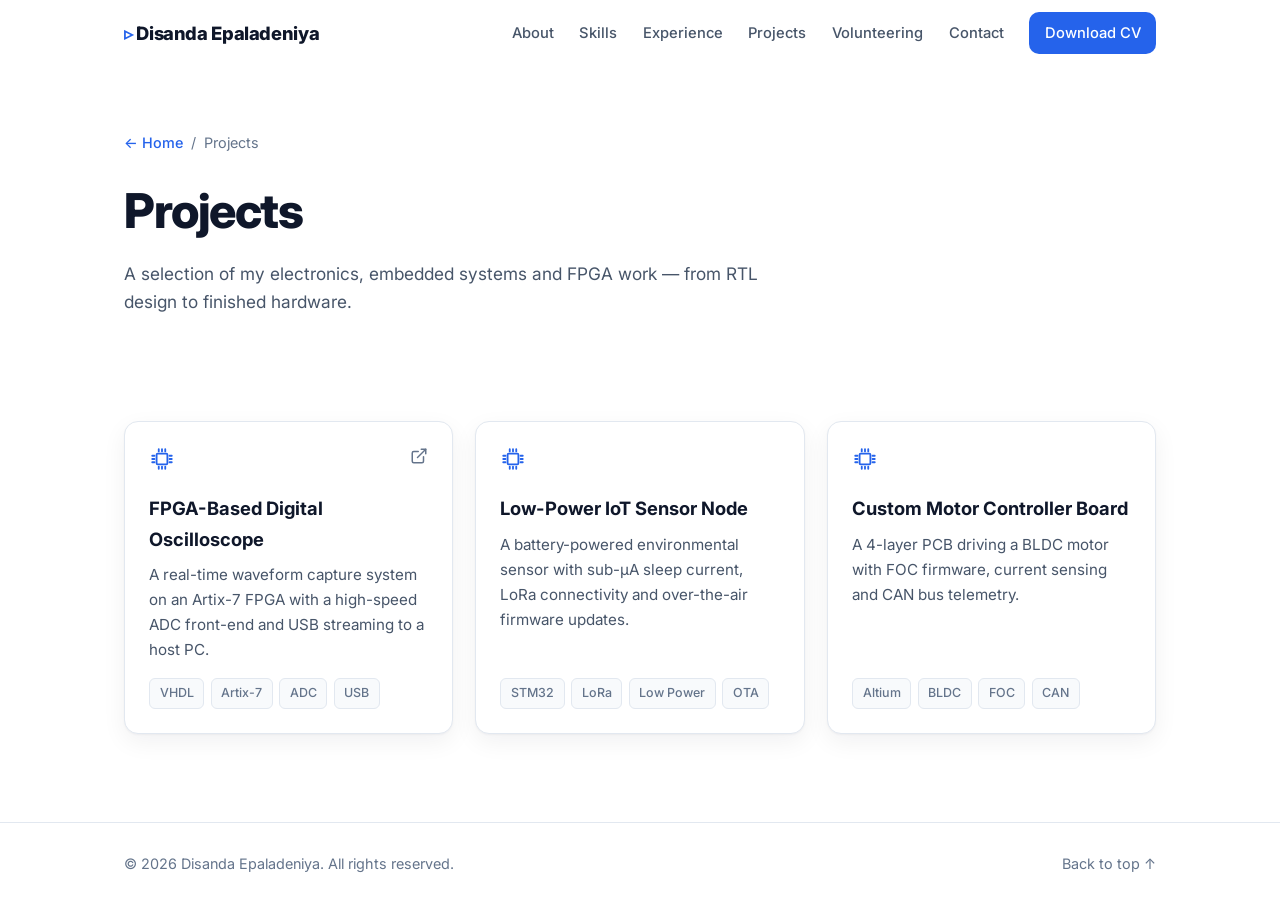
<file: projects.html>
<!DOCTYPE html>
<html lang="en">
<head>
  <meta charset="UTF-8" />
  <meta name="viewport" content="width=device-width, initial-scale=1.0" />
  <title>Projects — Your Name</title>
  <meta name="description" content="Embedded systems, electronics and FPGA projects." />
  <link rel="preconnect" href="https://fonts.googleapis.com" />
  <link rel="preconnect" href="https://fonts.gstatic.com" crossorigin />
  <link href="https://fonts.googleapis.com/css2?family=Inter:wght@400;500;600;700;800&display=swap" rel="stylesheet" />
  <link rel="stylesheet" href="styles.css" />
  <link rel="icon" href="data:image/svg+xml,<svg xmlns='http://www.w3.org/2000/svg' viewBox='0 0 100 100'><text y='.9em' font-size='90'>💡</text></svg>" />
</head>
<body>

  <!-- ============================ NAV ============================ -->
  <header class="nav" id="nav">
    <div class="container nav__inner">
      <a href="index.html" class="nav__brand" data-brand>Your Name</a>
      <nav class="nav__links" id="navLinks">
        <a href="index.html#about">About</a>
        <a href="index.html#skills">Skills</a>
        <a href="index.html#experience">Experience</a>
        <a href="projects.html">Projects</a>
        <a href="volunteering.html">Volunteering</a>
        <a href="index.html#contact">Contact</a>
        <a href="#" class="btn btn--sm" data-cv-link>Download CV</a>
      </nav>
      <button class="nav__toggle" id="navToggle" aria-label="Menu">
        <span></span><span></span><span></span>
      </button>
    </div>
  </header>

  <main id="top">
    <!-- ============================ PAGE HEADER ============================ -->
    <section class="pagehead">
      <div class="container">
        <p class="breadcrumb"><a href="index.html">← Home</a> &nbsp;/&nbsp; Projects</p>
        <h1 class="pagehead__title">Projects</h1>
        <p class="pagehead__lead">A selection of my electronics, embedded systems and FPGA work — from RTL design to finished hardware.</p>
      </div>
    </section>

    <!-- ============================ PROJECTS GRID ============================ -->
    <section class="section">
      <div class="container">
        <div class="projects" data-projects></div>
      </div>
    </section>
  </main>

  <!-- ============================ FOOTER ============================ -->
  <footer class="footer">
    <div class="container footer__inner">
      <span data-copyright></span>
      <a href="#top" class="footer__top">Back to top ↑</a>
    </div>
  </footer>

  <script src="content.js"></script>
  <script src="app.js"></script>
</body>
</html>
</file>
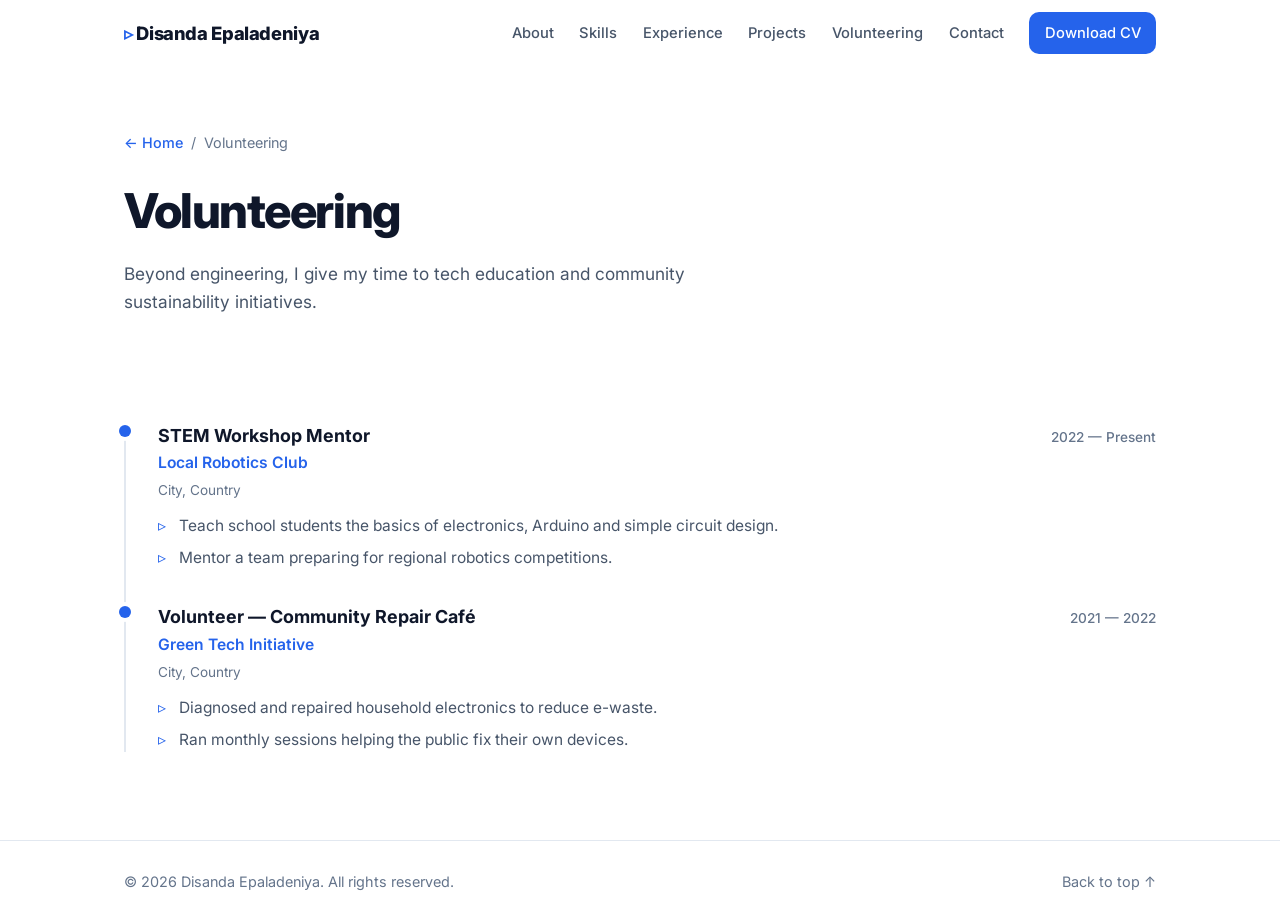
<file: volunteering.html>
<!DOCTYPE html>
<html lang="en">
<head>
  <meta charset="UTF-8" />
  <meta name="viewport" content="width=device-width, initial-scale=1.0" />
  <title>Volunteering — Your Name</title>
  <meta name="description" content="Volunteering and community involvement." />
  <link rel="preconnect" href="https://fonts.googleapis.com" />
  <link rel="preconnect" href="https://fonts.gstatic.com" crossorigin />
  <link href="https://fonts.googleapis.com/css2?family=Inter:wght@400;500;600;700;800&display=swap" rel="stylesheet" />
  <link rel="stylesheet" href="styles.css" />
  <link rel="icon" href="data:image/svg+xml,<svg xmlns='http://www.w3.org/2000/svg' viewBox='0 0 100 100'><text y='.9em' font-size='90'>💡</text></svg>" />
</head>
<body>

  <!-- ============================ NAV ============================ -->
  <header class="nav" id="nav">
    <div class="container nav__inner">
      <a href="index.html" class="nav__brand" data-brand>Your Name</a>
      <nav class="nav__links" id="navLinks">
        <a href="index.html#about">About</a>
        <a href="index.html#skills">Skills</a>
        <a href="index.html#experience">Experience</a>
        <a href="projects.html">Projects</a>
        <a href="volunteering.html">Volunteering</a>
        <a href="index.html#contact">Contact</a>
        <a href="#" class="btn btn--sm" data-cv-link>Download CV</a>
      </nav>
      <button class="nav__toggle" id="navToggle" aria-label="Menu">
        <span></span><span></span><span></span>
      </button>
    </div>
  </header>

  <main id="top">
    <!-- ============================ PAGE HEADER ============================ -->
    <section class="pagehead">
      <div class="container">
        <p class="breadcrumb"><a href="index.html">← Home</a> &nbsp;/&nbsp; Volunteering</p>
        <h1 class="pagehead__title">Volunteering</h1>
        <p class="pagehead__lead">Beyond engineering, I give my time to tech education and community sustainability initiatives.</p>
      </div>
    </section>

    <!-- ============================ VOLUNTEERING LIST ============================ -->
    <section class="section">
      <div class="container">
        <div class="timeline" data-volunteering></div>
        <p class="page-empty" data-volunteering-empty>No volunteering entries yet — add some in content.js.</p>
      </div>
    </section>
  </main>

  <!-- ============================ FOOTER ============================ -->
  <footer class="footer">
    <div class="container footer__inner">
      <span data-copyright></span>
      <a href="#top" class="footer__top">Back to top ↑</a>
    </div>
  </footer>

  <script src="content.js"></script>
  <script src="app.js"></script>
</body>
</html>
</file>
<file: styles.css>
/* =========================================================================
   DESIGN — Clean Light, professional. You normally don't need to edit this.
   To change the accent colour, edit --accent below.
   ========================================================================= */
:root {
  --accent:        #2563eb;   /* main brand colour (blue). Change me if you like */
  --accent-dark:   #1d4ed8;
  --accent-soft:   #eff4ff;
  --ink:           #0f172a;   /* headings */
  --body:          #475569;   /* body text */
  --muted:         #64748b;
  --line:          #e2e8f0;
  --bg:            #ffffff;
  --bg-alt:        #f8fafc;
  --card:          #ffffff;
  --radius:        14px;
  --shadow:        0 1px 2px rgba(15,23,42,.04), 0 8px 24px rgba(15,23,42,.06);
  --shadow-lg:     0 12px 40px rgba(37,99,235,.15);
  --max:           1080px;
}

* { margin: 0; padding: 0; box-sizing: border-box; }
html { scroll-behavior: smooth; scroll-padding-top: 80px; }
body {
  font-family: 'Inter', -apple-system, BlinkMacSystemFont, 'Segoe UI', Roboto, sans-serif;
  color: var(--body);
  background: var(--bg);
  line-height: 1.65;
  -webkit-font-smoothing: antialiased;
}
a { color: inherit; text-decoration: none; }
img { max-width: 100%; display: block; }
.container { width: 100%; max-width: var(--max); margin: 0 auto; padding: 0 1.5rem; }

/* ---------------------------------------------------------------- BUTTONS */
.btn {
  display: inline-flex; align-items: center; gap: .5rem;
  font-weight: 600; font-size: .95rem;
  padding: .7rem 1.25rem; border-radius: 10px;
  border: 1px solid transparent; cursor: pointer;
  transition: transform .15s ease, box-shadow .2s ease, background .2s ease, color .2s ease;
}
.btn:hover { transform: translateY(-2px); }
.btn--primary { background: var(--accent); color: #fff; box-shadow: var(--shadow-lg); }
.btn--primary:hover { background: var(--accent-dark); }
.btn--ghost { background: transparent; color: var(--ink); border-color: var(--line); }
.btn--ghost:hover { border-color: var(--accent); color: var(--accent); }
.btn--sm { padding: .5rem .9rem; font-size: .85rem; background: var(--accent); color:#fff; }
.btn--sm:hover { background: var(--accent-dark); }
.btn--lg { padding: .9rem 1.75rem; font-size: 1.05rem; }

/* ------------------------------------------------------------------- NAV */
.nav {
  position: sticky; top: 0; z-index: 50;
  background: rgba(255,255,255,.85);
  backdrop-filter: saturate(180%) blur(12px);
  border-bottom: 1px solid transparent;
  transition: border-color .3s ease, box-shadow .3s ease;
}
.nav.scrolled { border-color: var(--line); box-shadow: 0 4px 20px rgba(15,23,42,.05); }
.nav__inner { display: flex; align-items: center; justify-content: space-between; height: 66px; }
.nav__brand { font-weight: 800; font-size: 1.15rem; color: var(--ink); letter-spacing: -.02em; }
.nav__brand::before { content: "▹ "; color: var(--accent); }
.nav__links { display: flex; align-items: center; gap: 1.6rem; }
.nav__links a { font-size: .92rem; font-weight: 500; color: var(--body); transition: color .2s; }
.nav__links a:hover { color: var(--accent); }
.nav__links a.btn--sm { color: #fff; }
.nav__toggle { display: none; flex-direction: column; gap: 5px; background: none; border: none; cursor: pointer; padding: 6px; }
.nav__toggle span { width: 24px; height: 2px; background: var(--ink); border-radius: 2px; transition: .3s; }

/* ------------------------------------------------------------------ HERO */
.hero { padding: clamp(3rem, 8vw, 6rem) 0 clamp(2.5rem,6vw,4.5rem); overflow: hidden; }
.hero__inner { display: grid; grid-template-columns: 1.5fr .9fr; gap: 3rem; align-items: center; }
.hero__eyebrow { color: var(--accent); font-weight: 600; font-size: .95rem; letter-spacing: .02em; display: flex; align-items: center; gap: .4rem; }
.hero__eyebrow::before { content: "📍"; }
.hero__name { font-size: clamp(2.4rem, 6vw, 3.6rem); line-height: 1.05; color: var(--ink); font-weight: 800; letter-spacing: -.03em; margin: .6rem 0 .3rem; }
.hero__title { font-size: clamp(1.15rem, 3vw, 1.6rem); color: var(--accent); font-weight: 600; margin-bottom: 1.1rem; }
.hero__tagline { font-size: 1.08rem; max-width: 34rem; color: var(--body); }
.hero__actions { display: flex; flex-wrap: wrap; gap: .9rem; margin: 1.8rem 0 1.4rem; }
.hero__social { display: flex; gap: .7rem; }
.hero__social a {
  width: 42px; height: 42px; display: grid; place-items: center;
  border: 1px solid var(--line); border-radius: 10px; color: var(--body);
  transition: .2s;
}
.hero__social a:hover { color: var(--accent); border-color: var(--accent); transform: translateY(-3px); background: var(--accent-soft); }
.hero__aside { display: flex; justify-content: center; }
.avatar {
  width: min(260px, 60vw); aspect-ratio: 1; border-radius: 24px;
  background: linear-gradient(135deg, var(--accent), #60a5fa);
  display: grid; place-items: center;
  color: #fff; font-size: 4rem; font-weight: 800; letter-spacing: -.02em;
  box-shadow: var(--shadow-lg); position: relative;
  background-size: cover; background-position: center;
}
.avatar::after {
  content: ""; position: absolute; inset: -14px; border-radius: 30px;
  border: 1.5px dashed var(--line); z-index: -1;
}

/* --------------------------------------------------------------- SECTIONS */
.section { padding: clamp(3rem, 7vw, 5.5rem) 0; }
.section--alt { background: var(--bg-alt); border-block: 1px solid var(--line); }
.section__kicker { color: var(--accent); font-weight: 600; font-size: .85rem; letter-spacing: .08em; text-transform: uppercase; }
.section__title { font-size: clamp(1.7rem, 4vw, 2.3rem); color: var(--ink); font-weight: 700; letter-spacing: -.02em; margin: .4rem 0 2.2rem; }

/* ----------------------------------------------------------------- ABOUT */
.about { display: grid; grid-template-columns: 1.6fr 1fr; gap: 2.5rem; align-items: start; }
.about__text p { margin-bottom: 1rem; font-size: 1.05rem; }
.about__stats { display: grid; gap: 1rem; }
.stat { background: var(--card); border: 1px solid var(--line); border-radius: var(--radius); padding: 1.2rem 1.4rem; box-shadow: var(--shadow); }
.stat__value { font-size: 2rem; font-weight: 800; color: var(--accent); line-height: 1; }
.stat__label { font-size: .92rem; color: var(--muted); margin-top: .3rem; }

/* ---------------------------------------------------------------- SKILLS */
.skills { display: grid; grid-template-columns: repeat(auto-fit, minmax(240px, 1fr)); gap: 1.2rem; }
.skill-card { background: var(--card); border: 1px solid var(--line); border-radius: var(--radius); padding: 1.4rem; box-shadow: var(--shadow); }
.skill-card h3 { font-size: 1.02rem; color: var(--ink); margin-bottom: .9rem; }
.chips { display: flex; flex-wrap: wrap; gap: .5rem; }
.chip { font-size: .82rem; font-weight: 500; color: var(--accent-dark); background: var(--accent-soft); border: 1px solid #dbe6ff; padding: .35rem .7rem; border-radius: 999px; }

/* --------------------------------------------------------------- TIMELINE */
.timeline { position: relative; }
.tl-item { position: relative; padding: 0 0 2rem 2rem; border-left: 2px solid var(--line); }
.tl-item:last-child { padding-bottom: 0; }
.tl-item::before { content: ""; position: absolute; left: -7px; top: 4px; width: 12px; height: 12px; border-radius: 50%; background: var(--accent); box-shadow: 0 0 0 4px var(--bg); }
.section--alt .tl-item::before { box-shadow: 0 0 0 4px var(--bg-alt); }
.tl-head { display: flex; flex-wrap: wrap; justify-content: space-between; gap: .3rem; align-items: baseline; }
.tl-role { font-size: 1.12rem; font-weight: 700; color: var(--ink); }
.tl-period { font-size: .85rem; color: var(--muted); font-weight: 500; white-space: nowrap; }
.tl-company { color: var(--accent); font-weight: 600; font-size: .98rem; margin-bottom: .2rem; }
.tl-location { color: var(--muted); font-size: .85rem; }
.tl-points { list-style: none; margin-top: .7rem; display: grid; gap: .4rem; }
.tl-points li { position: relative; padding-left: 1.3rem; font-size: .97rem; }
.tl-points li::before { content: "▹"; position: absolute; left: 0; color: var(--accent); }

/* --------------------------------------------------------------- PROJECTS */
.projects { display: grid; grid-template-columns: repeat(auto-fit, minmax(280px, 1fr)); gap: 1.4rem; }
.project { background: var(--card); border: 1px solid var(--line); border-radius: var(--radius); padding: 1.5rem; box-shadow: var(--shadow); transition: transform .2s ease, box-shadow .2s ease, border-color .2s; display: flex; flex-direction: column; }
.project:hover { transform: translateY(-5px); box-shadow: var(--shadow-lg); border-color: #c7d7fe; }
.project__top { display: flex; justify-content: space-between; align-items: flex-start; gap: 1rem; }
.project__icon { color: var(--accent); flex-shrink: 0; }
.project__link { color: var(--muted); transition: color .2s; }
.project__link:hover { color: var(--accent); }
.project h3 { font-size: 1.15rem; color: var(--ink); margin: .9rem 0 .5rem; }
.project p { font-size: .95rem; flex-grow: 1; }
.project__tags { display: flex; flex-wrap: wrap; gap: .4rem; margin-top: 1rem; }
.project__tags span { font-size: .78rem; color: var(--muted); background: var(--bg-alt); border: 1px solid var(--line); padding: .25rem .6rem; border-radius: 6px; font-weight: 500; }

/* -------------------------------------------------------------- EDUCATION */
.edu-grid { display: grid; grid-template-columns: 1.4fr 1fr; gap: 2.5rem; align-items: start; }
.tl-detail { font-size: .95rem; margin-top: .4rem; }
.certs { display: grid; gap: .8rem; align-content: start; }
.cert { background: var(--card); border: 1px solid var(--line); border-left: 3px solid var(--accent); border-radius: 10px; padding: .9rem 1.1rem; box-shadow: var(--shadow); }
.cert__name { font-weight: 600; color: var(--ink); font-size: .98rem; }
.cert__meta { font-size: .85rem; color: var(--muted); }

/* ---------------------------------------------------------------- CONTACT */
.contact { text-align: center; }
.contact .section__kicker, .contact .section__title { text-align: center; }
.contact__lead { max-width: 34rem; margin: 0 auto 2rem; font-size: 1.05rem; }
.contact__cards { display: flex; flex-wrap: wrap; justify-content: center; gap: 1rem; }
.contact-card { background: var(--card); border: 1px solid var(--line); border-radius: var(--radius); padding: 1.1rem 1.6rem; box-shadow: var(--shadow); display: flex; align-items: center; gap: .7rem; color: var(--ink); font-weight: 500; transition: .2s; }
.contact-card:hover { border-color: var(--accent); color: var(--accent); transform: translateY(-3px); }
.contact-card svg { color: var(--accent); }

/* -------------------------------------------------- SUB-PAGE HEADER ------ */
.section__more { display: flex; justify-content: center; margin-top: 2rem; }
.pagehead { padding: clamp(2.5rem, 6vw, 4rem) 0 1rem; }
.pagehead .container { max-width: var(--max); }
.breadcrumb { font-size: .9rem; color: var(--muted); margin-bottom: 1rem; }
.breadcrumb a { color: var(--accent); font-weight: 500; }
.breadcrumb a:hover { text-decoration: underline; }
.pagehead__title { font-size: clamp(2rem, 5vw, 3rem); color: var(--ink); font-weight: 800; letter-spacing: -.03em; margin: .3rem 0 .6rem; }
.pagehead__lead { font-size: 1.08rem; max-width: 40rem; color: var(--body); }
.page-empty { display: none; color: var(--muted); font-style: italic; }

/* ----------------------------------------------------------------- FOOTER */
.footer { border-top: 1px solid var(--line); padding: 1.8rem 0; background: var(--bg); }
.footer__inner { display: flex; justify-content: space-between; align-items: center; flex-wrap: wrap; gap: .5rem; font-size: .9rem; color: var(--muted); }
.footer__top:hover { color: var(--accent); }

/* -------------------------------------------------------------- ANIMATION */
[data-reveal] { opacity: 0; transform: translateY(20px); transition: opacity .6s ease, transform .6s ease; }
[data-reveal].in { opacity: 1; transform: none; }

/* ------------------------------------------------------------- RESPONSIVE */
@media (max-width: 820px) {
  .hero__inner { grid-template-columns: 1fr; text-align: left; }
  .hero__aside { order: -1; justify-content: flex-start; }
  .about, .edu-grid { grid-template-columns: 1fr; }
  .nav__toggle { display: flex; }
  .nav__links {
    position: fixed; inset: 66px 0 auto 0; flex-direction: column; align-items: flex-start;
    gap: 0; background: #fff; border-bottom: 1px solid var(--line);
    padding: .5rem 1.5rem 1.2rem; box-shadow: var(--shadow);
    transform: translateY(-120%); transition: transform .3s ease; visibility: hidden;
  }
  .nav__links.open { transform: none; visibility: visible; }
  .nav__links a { width: 100%; padding: .8rem 0; border-bottom: 1px solid var(--line); }
  .nav__links a.btn--sm { margin-top: .6rem; justify-content: center; border-bottom: none; }
}
@media (prefers-reduced-motion: reduce) {
  * { scroll-behavior: auto !important; }
  [data-reveal] { opacity: 1; transform: none; transition: none; }
}
</file>
